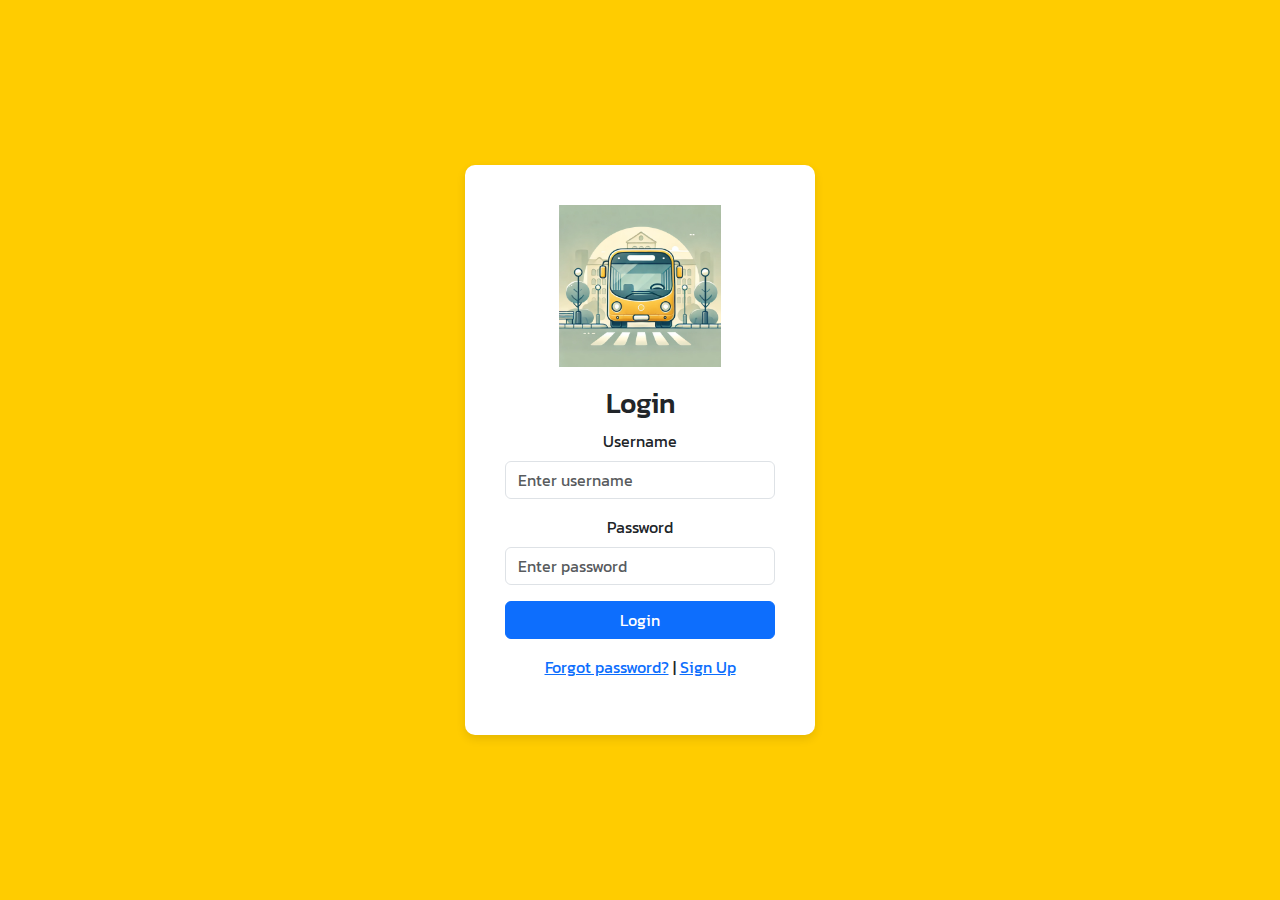
<file: index.html>
<!DOCTYPE html>
<html lang="th">
<head>
    <meta charset="UTF-8">
    <meta name="viewport" content="width=device-width, initial-scale=1.0">
    <title>Login - Campus Go</title>
    <link href="https://cdn.jsdelivr.net/npm/bootstrap@5.3.0-alpha1/dist/css/bootstrap.min.css" rel="stylesheet">
    <link href="https://fonts.googleapis.com/css2?family=Kanit&display=swap" rel="stylesheet">
    <style>
        body {
            font-family: 'Kanit', sans-serif;
            background-color: #ffcc00;
        }
        .login-container {
            width: 100%;
            height: 100vh;
            display: flex;
            justify-content: center;
            align-items: center;
        }
        .login-box {
            background-color: white;
            padding: 40px;
            border-radius: 10px;
            box-shadow: 0 4px 10px rgba(0, 0, 0, 0.1);
            width: 350px;
            text-align: center;
        }
        .logo {
            display: block;
            margin: 0 auto 20px;
            width: 60%;
        }
        .error-message {
            color: red;
            font-size: 0.9rem;
            text-align: center;
            margin-top: 10px;
        }
    </style>
</head>
<body>
    <div class="login-container">
        <div class="login-box">
            <img src="img/logo.png" alt="Campus Go Logo" class="logo">
            <h3 class="text-center">Login</h3>
            <form id="loginForm">
                <div class="mb-3">
                    <label for="username" class="form-label">Username</label>
                    <input type="text" class="form-control" id="username" placeholder="Enter username">
                </div>
                <div class="mb-3">
                    <label for="password" class="form-label">Password</label>
                    <input type="password" class="form-control" id="password" placeholder="Enter password">
                </div>
                <button type="submit" class="btn btn-primary w-100">Login</button>
                <div id="error-message" class="error-message"></div>
            </form>
            <p class="mt-3 text-center"><a href="#">Forgot password?</a> | <a href="#">Sign Up</a></p>
        </div>
    </div>
    
    <script>
        document.getElementById('loginForm').addEventListener('submit', function(e) {
            e.preventDefault();
            var username = document.getElementById('username').value;
            var password = document.getElementById('password').value;
            var errorMessage = document.getElementById('error-message');
            if (username && password) {
                window.location.href = 'homepage.html';
            } else {
                errorMessage.textContent = "Please enter both username and password!";
            }
        });
    </script>
</body>
</html>
</file>
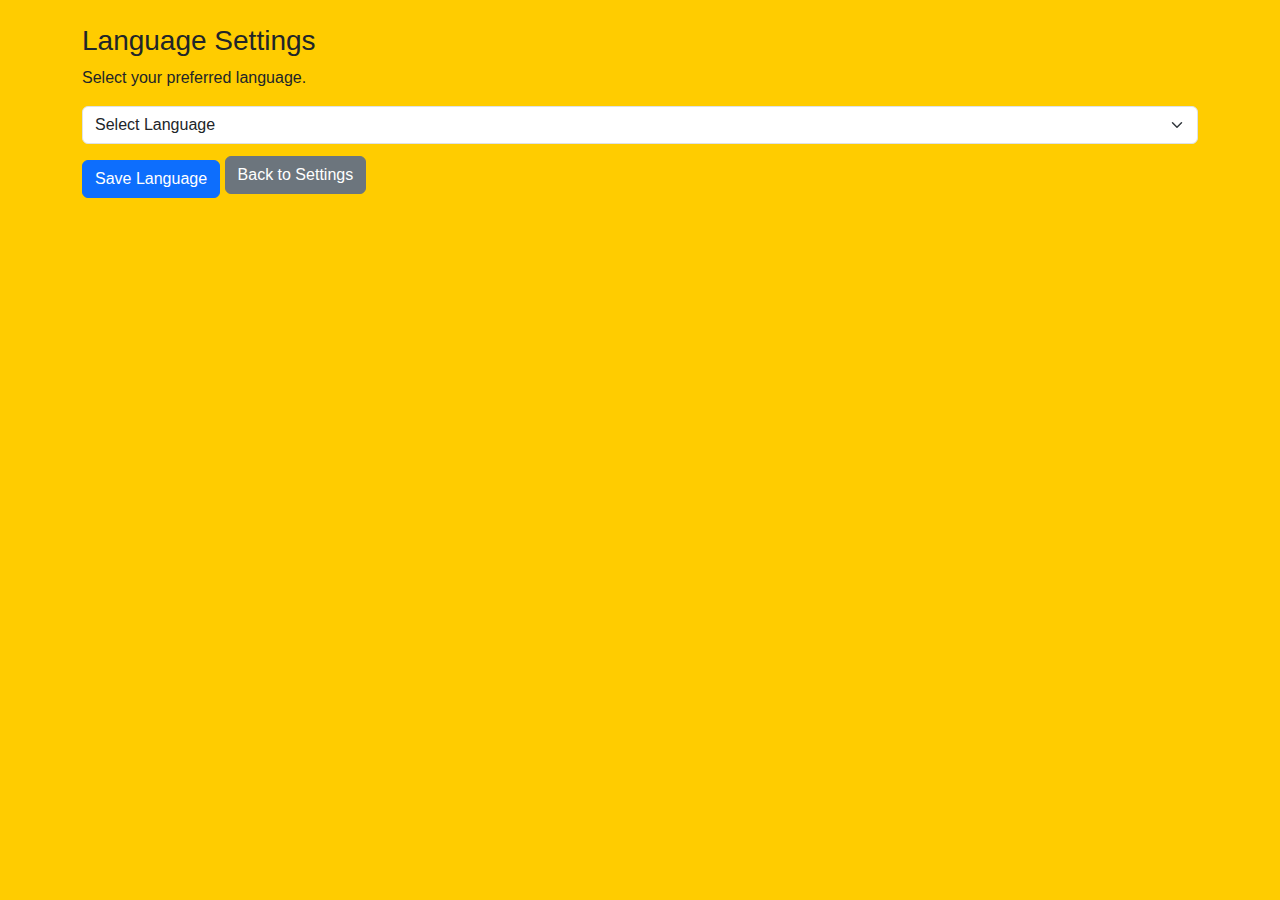
<file: language.html>
<!DOCTYPE html>
<html lang="th">
<head>
    <meta charset="UTF-8">
    <meta name="viewport" content="width=device-width, initial-scale=1.0">
    <title>Language Settings</title>
    <link href="https://cdn.jsdelivr.net/npm/bootstrap@5.3.0-alpha1/dist/css/bootstrap.min.css" rel="stylesheet">
    <style>
        body {
            font-family: 'Kanit', sans-serif;
            background-color: #ffcc00;
        }
    </style>
</head>
<body>
    <div class="container mt-4">
        <h3>Language Settings</h3>
        <p>Select your preferred language.</p>
        <select class="form-select" aria-label="Select Language">
            <option selected>Select Language</option>
            <option value="1">Thai</option>
            <option value="2">English</option>
        </select>
        <button class="btn btn-primary mt-3" onclick="window.location.href='setting.html'">Save Language</button>
        <button class="btn btn-secondary mt-2" onclick="window.location.href='setting.html'">Back to Settings</button>
    </div>
</body>
</html>
</file>
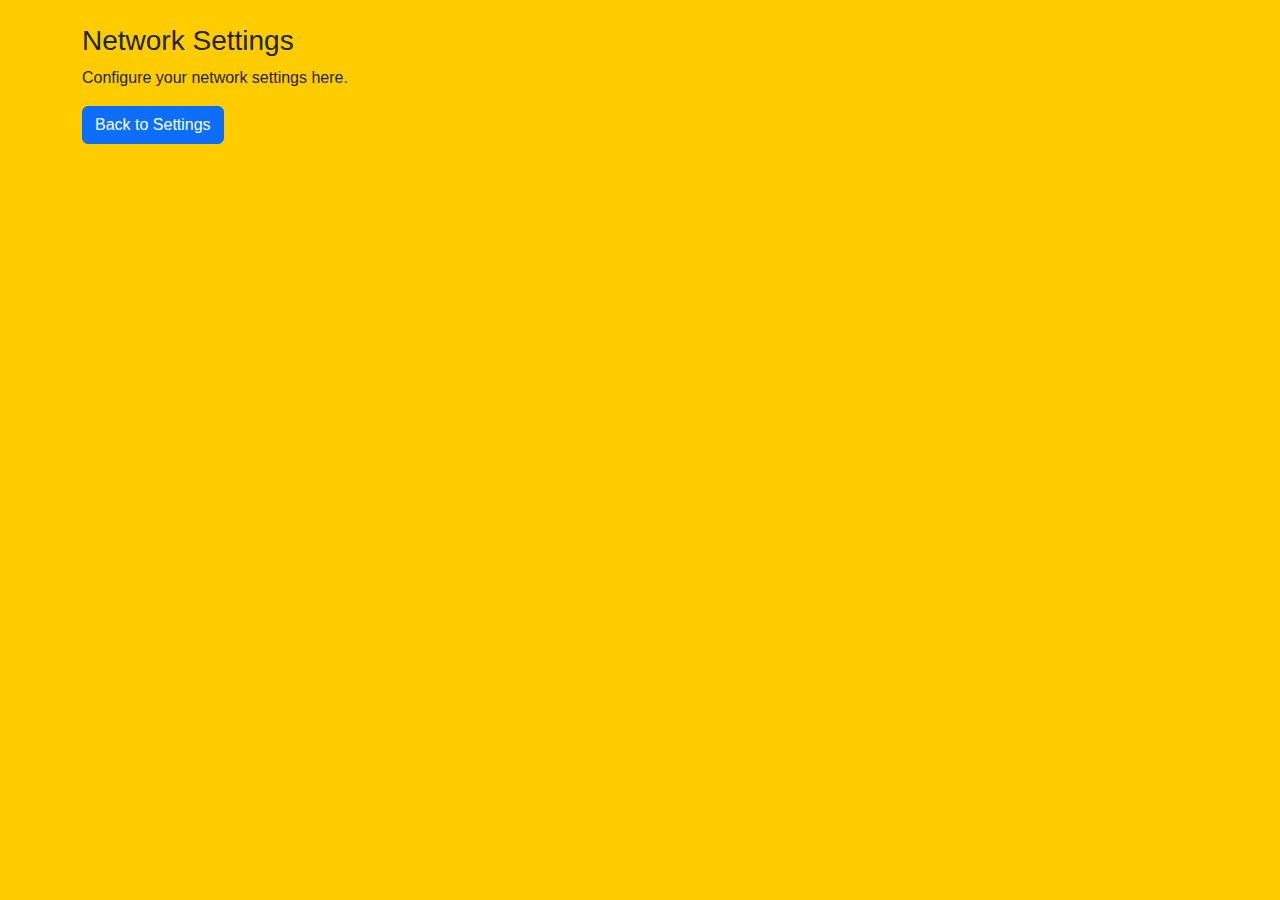
<file: network.html>
<!DOCTYPE html>
<html lang="th">
<head>
    <meta charset="UTF-8">
    <meta name="viewport" content="width=device-width, initial-scale=1.0">
    <title>Network Settings</title>
    <link href="https://cdn.jsdelivr.net/npm/bootstrap@5.3.0-alpha1/dist/css/bootstrap.min.css" rel="stylesheet">
    <style>
        body {
            font-family: 'Kanit', sans-serif;
            background-color: #ffcc00;
        }
    </style>
</head>
<body>
    <div class="container mt-4">
        <h3>Network Settings</h3>
        <p>Configure your network settings here.</p>
        <button class="btn btn-primary" onclick="window.location.href='setting.html'">Back to Settings</button>
    </div>
</body>
</html>
</file>
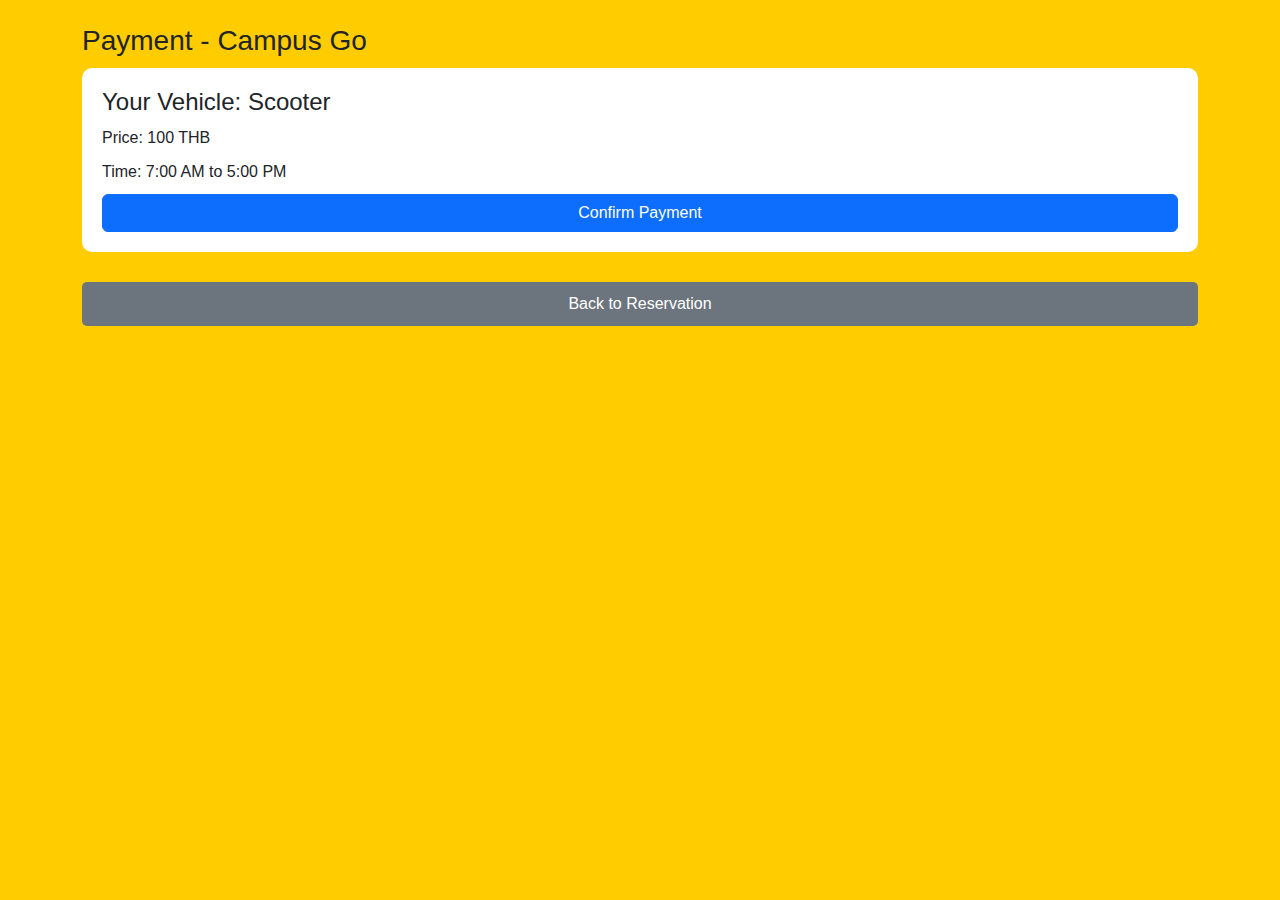
<file: payment.html>
<!DOCTYPE html>
<html lang="th">
<head>
    <meta charset="UTF-8">
    <meta name="viewport" content="width=device-width, initial-scale=1.0">
    <title>Payment - Campus Go</title>
    <link href="https://cdn.jsdelivr.net/npm/bootstrap@5.3.0-alpha1/dist/css/bootstrap.min.css" rel="stylesheet">
    <style>
        body {
            font-family: 'Kanit', sans-serif;
            background-color: #ffcc00;
        }
        .payment-card {
            background-color: white;
            padding: 20px;
            border-radius: 10px;
            margin: 10px 0;
        }
        .payment-card h5 {
            font-size: 1.5rem;
            margin-bottom: 10px;
        }
        .payment-card p {
            font-size: 1rem;
            margin-bottom: 10px;
        }
        .back-btn {
            background-color: #6c757d;
            color: white;
            border: none;
            width: 100%;
            padding: 10px;
            border-radius: 5px;
            margin-top: 20px;
        }
        .back-btn:hover {
            background-color: #5a6268;
        }
    </style>
</head>
<body>
    <div class="container mt-4">
        <h3>Payment - Campus Go</h3>

        <!-- แสดงข้อมูลยานพาหนะที่จอง -->
        <div class="payment-card">
            <h5>Your Vehicle: <span id="vehicle-name">Scooter</span></h5>
            <p>Price: 100 THB</p>
            <p>Time: 7:00 AM to 5:00 PM</p>
            
            <button class="btn btn-primary w-100">Confirm Payment</button>
        </div>

        <!-- ปุ่มย้อนกลับไปหน้า Reservation -->
        <button class="back-btn" onclick="window.location.href='reservation.html'">Back to Reservation</button>
    </div>

    <script>
        // ใช้ JavaScript เพื่อดึงค่าจาก URL และแสดงข้อมูลยานพาหนะที่เลือก
        const urlParams = new URLSearchParams(window.location.search);
        const vehicle = urlParams.get('vehicle');

        if (vehicle) {
            document.getElementById('vehicle-name').textContent = vehicle.charAt(0).toUpperCase() + vehicle.slice(1);
        }
    </script>
</body>
</html>
</file>
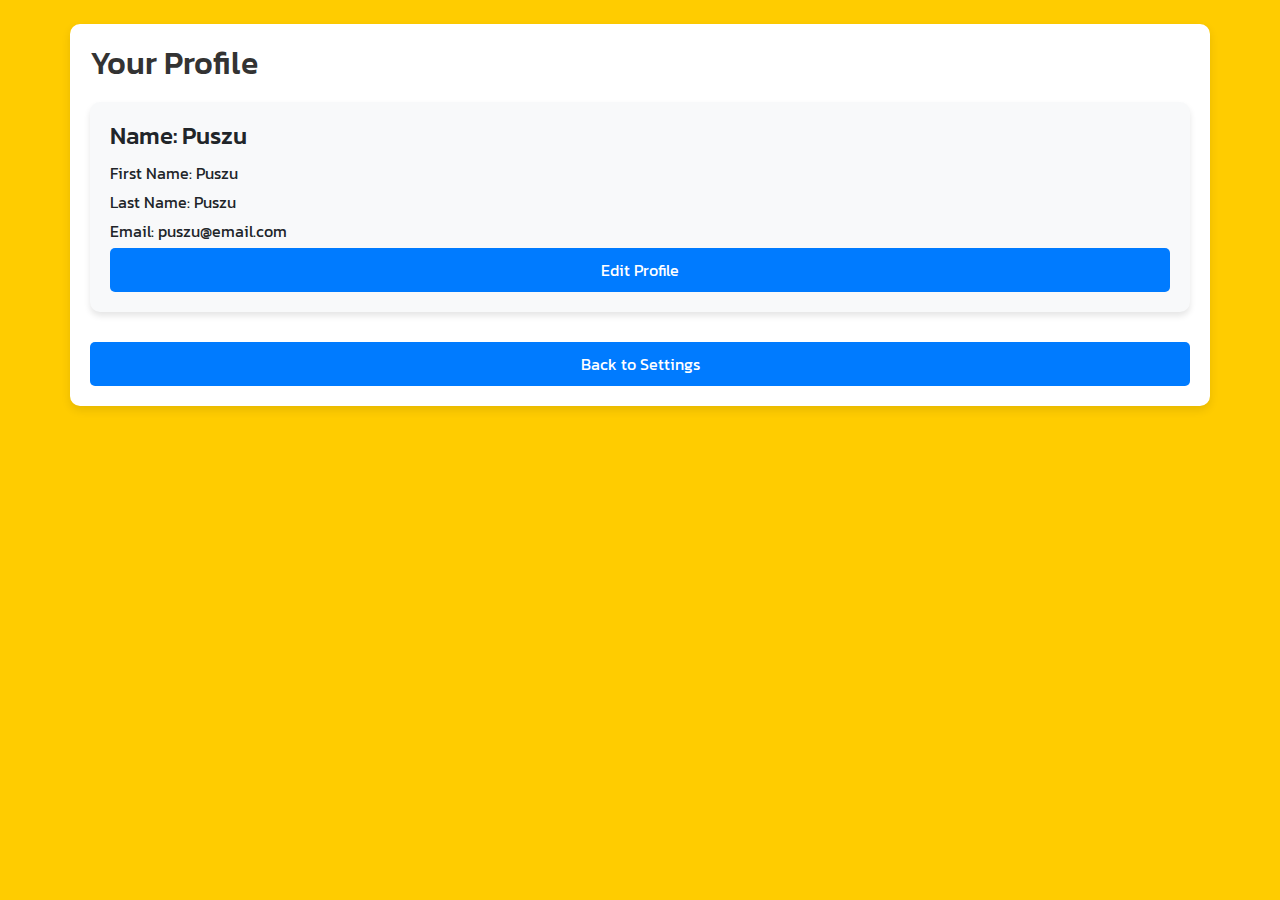
<file: profile.html>
<!DOCTYPE html>
<html lang="th">
<head>
    <meta charset="UTF-8">
    <meta name="viewport" content="width=device-width, initial-scale=1.0">
    <title>Profile - Campus Go</title>
    <link href="https://cdn.jsdelivr.net/npm/bootstrap@5.3.0-alpha1/dist/css/bootstrap.min.css" rel="stylesheet">
    <link href="https://fonts.googleapis.com/css2?family=Kanit&display=swap" rel="stylesheet">
    <style>
        body {
            font-family: 'Kanit', sans-serif;
            background-color: #ffcc00; /* สีพื้นหลังที่เหมือนหน้า Homepage */
        }
        .container {
            background-color: white;
            padding: 20px;
            border-radius: 10px;
            box-shadow: 0 4px 10px rgba(0, 0, 0, 0.1);
        }
        .profile-header {
            font-size: 2rem;
            margin-bottom: 20px;
            color: #333;
        }
        .profile-card {
            background-color: #f8f9fa;
            padding: 20px;
            border-radius: 10px;
            margin: 10px 0;
            box-shadow: 0 4px 6px rgba(0, 0, 0, 0.1);
        }
        .profile-card h5 {
            font-size: 1.5rem;
            margin-bottom: 10px;
        }
        .profile-card p {
            font-size: 1rem;
            margin-bottom: 5px;
        }
        .btn-primary {
            background-color: #007bff;
            border: none;
            width: 100%;
            padding: 10px;
            border-radius: 5px;
        }
        .btn-primary:hover {
            background-color: #0056b3;
        }
        .back-btn {
            background-color: #007bff;
            color: white;
            border: none;
            width: 100%;
            padding: 10px;
            border-radius: 5px;
            margin-top: 20px;
        }
        .back-btn:hover {
            background-color: #0056b3;
        }
    </style>
</head>
<body>
    <div class="container mt-4">
        <!-- หัวข้อหน้าโปรไฟล์ -->
        <h3 class="profile-header">Your Profile</h3>
        
        <!-- ข้อมูลโปรไฟล์ -->
        <div class="profile-card">
            <h5>Name: Puszu</h5>
            <p>First Name: Puszu</p>
            <p>Last Name: Puszu</p>
            <p>Email: puszu@email.com</p>
            <button class="btn btn-primary" onclick="window.location.href='edit-profile.html'">Edit Profile</button>
        </div>

        <!-- ปุ่มย้อนกลับไปที่หน้า Settings -->
        <button class="back-btn" onclick="window.location.href='setting.html'">Back to Settings</button>
    </div>

    <!-- รวมสคริปต์ Bootstrap -->
    <script src="https://cdn.jsdelivr.net/npm/bootstrap@5.3.0-alpha1/dist/js/bootstrap.bundle.min.js"></script>
</body>
</html>
</file>
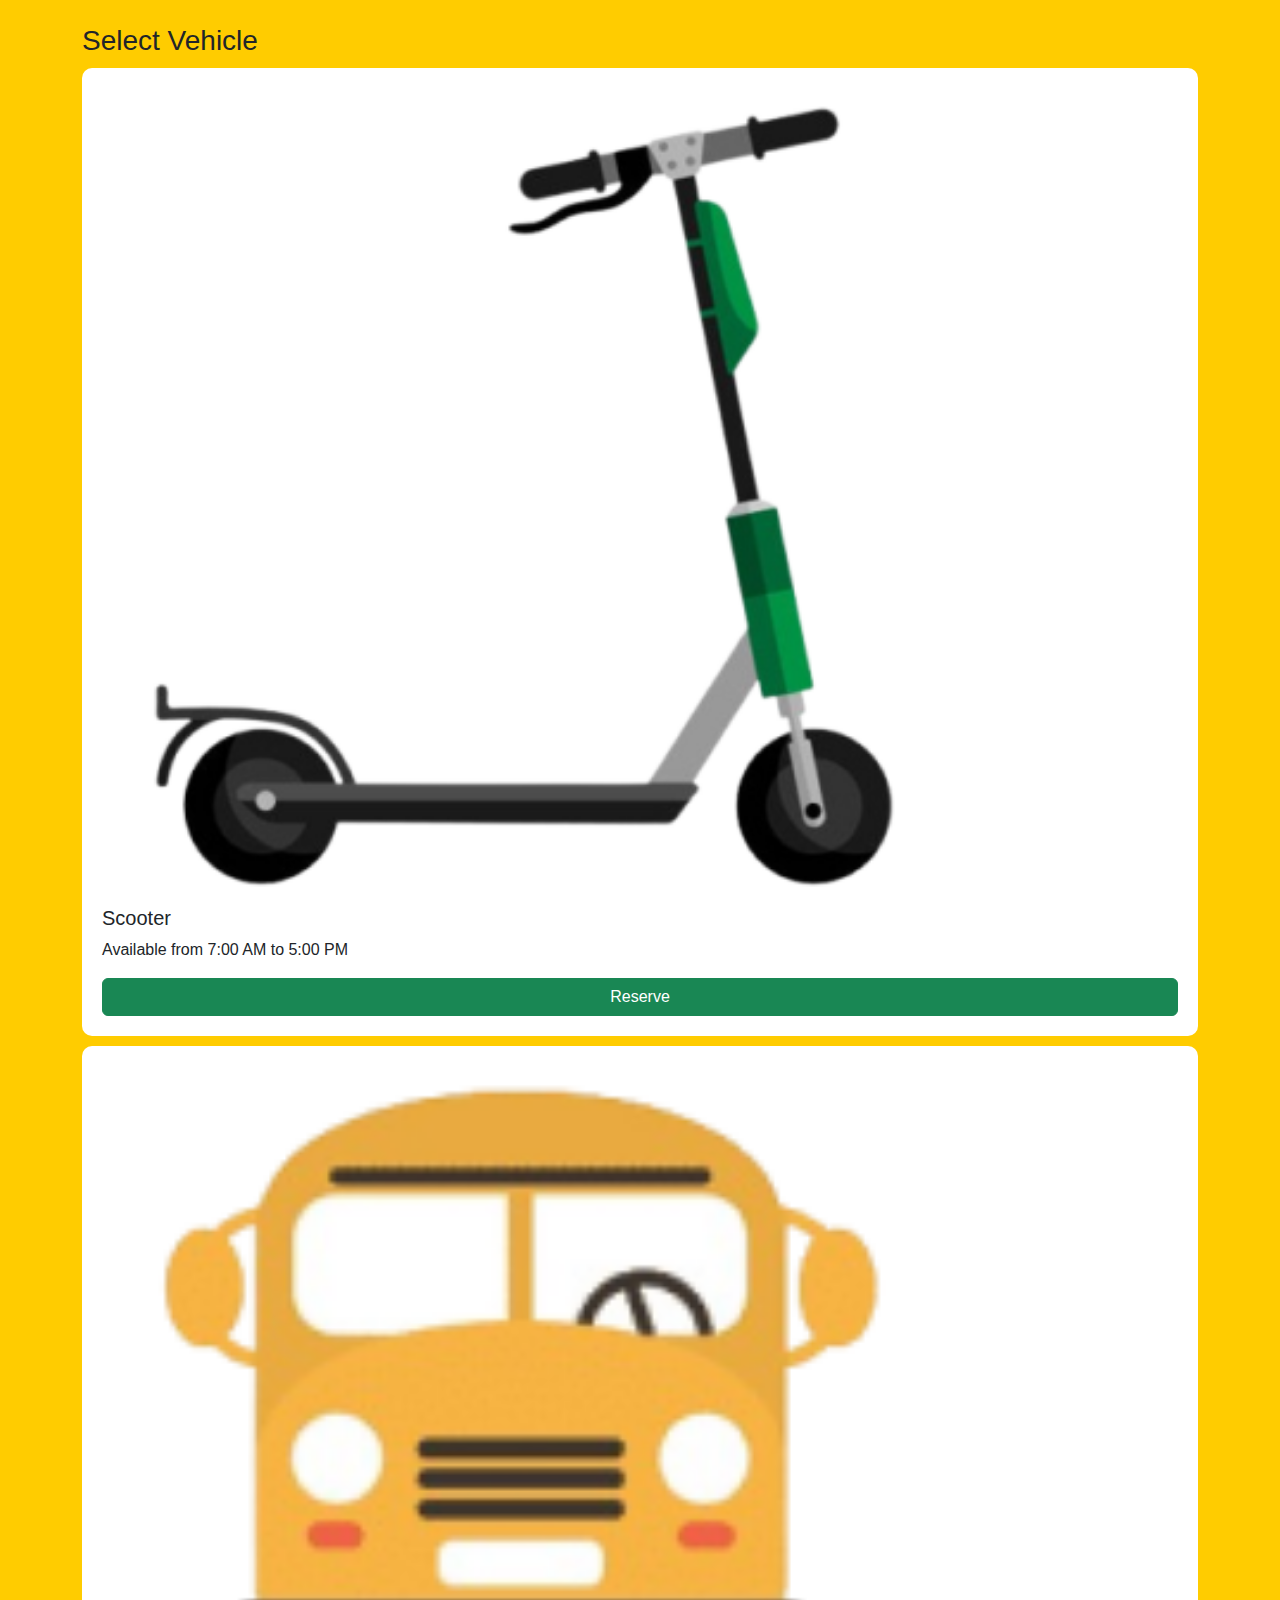
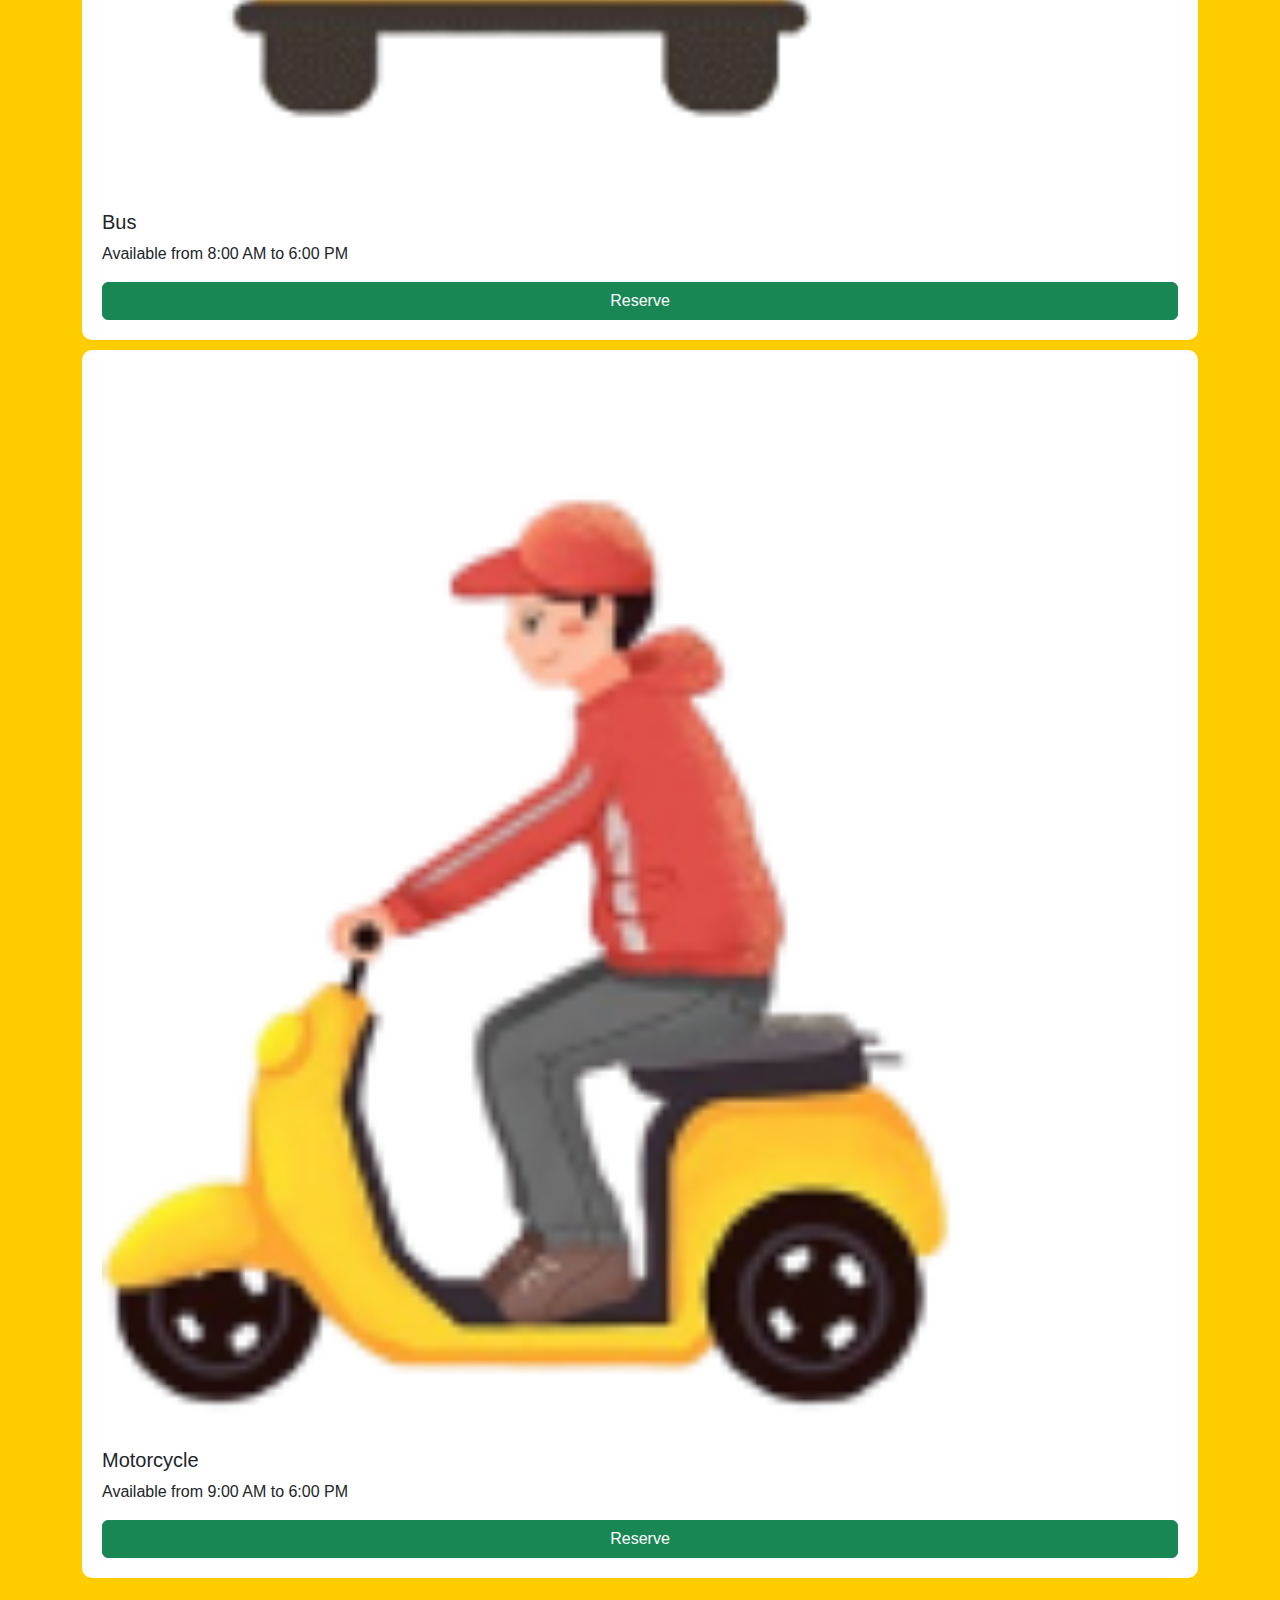
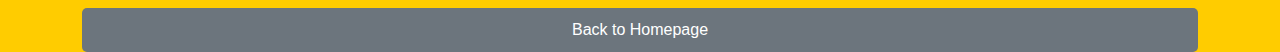
<file: reservation.html>
<!DOCTYPE html>
<html lang="th">
<head>
    <meta charset="UTF-8">
    <meta name="viewport" content="width=device-width, initial-scale=1.0">
    <title>Reservation - Campus Go</title>
    <link href="https://cdn.jsdelivr.net/npm/bootstrap@5.3.0-alpha1/dist/css/bootstrap.min.css" rel="stylesheet">
    <style>
        body {
            font-family: 'Kanit', sans-serif;
            background-color: #ffcc00;
        }
        .vehicle-card {
            background-color: white;
            padding: 20px;
            border-radius: 10px;
            margin: 10px 0;
        }
        .vehicle-image {
            width: 80%; /* กำหนดขนาดของภาพให้เล็กลง (80% ของขนาดที่เป็นต้นฉบับ) */
            height: auto; /* ให้ความสูงปรับอัตโนมัติเพื่อรักษาสัดส่วน */
            border-radius: 5px;
            margin-bottom: 15px; /* เพิ่มช่องว่างด้านล่างของภาพ */
        }
        .btn-success {
            width: 100%;
        }
        .back-btn {
            background-color: #6c757d;
            color: white;
            border: none;
            width: 100%;
            padding: 10px;
            border-radius: 5px;
            margin-top: 20px;
        }
        .back-btn:hover {
            background-color: #5a6268;
        }
    </style>
</head>
<body>
    <div class="container mt-4">
        <h3>Select Vehicle</h3>
        <!-- สกูตเตอร์ -->
        <div class="vehicle-card">
            <img src="img/Scooter.png" alt="Scooter" class="vehicle-image">
            <h5>Scooter</h5>
            <p>Available from 7:00 AM to 5:00 PM</p>
            <a href="payment.html?vehicle=scooter" class="btn btn-success">Reserve</a>
        </div>
        <!-- รถบัส -->
        <div class="vehicle-card">
            <img src="img/Bus.png" alt="Bus" class="vehicle-image">
            <h5>Bus</h5>
            <p>Available from 8:00 AM to 6:00 PM</p>
            <a href="payment.html?vehicle=bus" class="btn btn-success">Reserve</a>
        </div>
        <!-- จักรยานยนต์ -->
        <div class="vehicle-card">
            <img src="img/Motocycle.png" alt="Motorcycle" class="vehicle-image">
            <h5>Motorcycle</h5>
            <p>Available from 9:00 AM to 6:00 PM</p>
            <a href="payment.html?vehicle=motorcycle" class="btn btn-success">Reserve</a>
        </div>

        <!-- ปุ่มย้อนกลับไปหน้า Homepage -->
        <button class="back-btn" onclick="window.location.href='homepage.html'">Back to Homepage</button>
    </div>
</body>
</html>
</file>
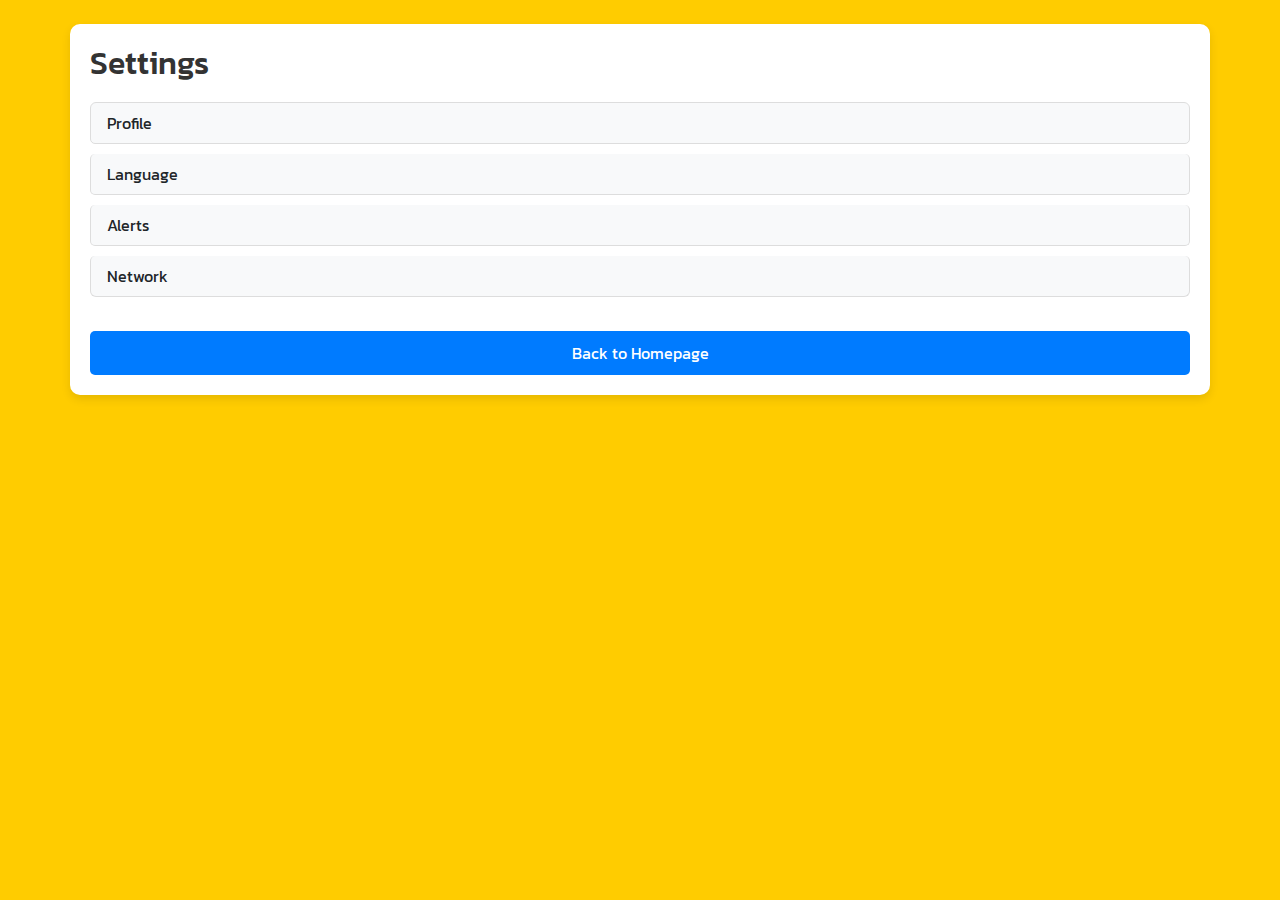
<file: setting.html>
<!DOCTYPE html>
<html lang="th">
<head>
    <meta charset="UTF-8">
    <meta name="viewport" content="width=device-width, initial-scale=1.0">
    <title>Settings - Campus Go</title>
    <link href="https://cdn.jsdelivr.net/npm/bootstrap@5.3.0-alpha1/dist/css/bootstrap.min.css" rel="stylesheet">
    <link href="https://fonts.googleapis.com/css2?family=Kanit&display=swap" rel="stylesheet">
    <style>
        body {
            font-family: 'Kanit', sans-serif;
            background-color: #ffcc00; /* ใช้สีที่เข้ากับหน้า Homepage */
        }
        .container {
            background-color: white;
            padding: 20px;
            border-radius: 10px;
            box-shadow: 0 4px 10px rgba(0, 0, 0, 0.1);
        }
        .settings-header {
            font-size: 2rem;
            margin-bottom: 20px;
            color: #333;
        }
        .list-group-item {
            background-color: #f8f9fa;
            border: 1px solid #ddd;
            border-radius: 5px;
            margin-bottom: 10px;
        }
        .list-group-item:hover {
            background-color: #e9ecef;
            cursor: pointer;
        }
        .back-btn {
            background-color: #007bff;
            color: white;
            border: none;
            width: 100%;
            padding: 10px;
            border-radius: 5px;
        }
        .back-btn:hover {
            background-color: #0056b3;
        }
    </style>
</head>
<body>
    <div class="container mt-4">
        <!-- หัวข้อหน้า Settings -->
        <h3 class="settings-header">Settings</h3>
        
        <!-- รายการ Settings -->
        <ul class="list-group">
            <li class="list-group-item" onclick="window.location.href='profile.html'">Profile</li>
            <li class="list-group-item" onclick="window.location.href='language.html'">Language</li>
            <li class="list-group-item" onclick="window.location.href='alerts.html'">Alerts</li>
            <li class="list-group-item" onclick="window.location.href='network.html'">Network</li>
        </ul>

        <!-- ปุ่มย้อนกลับไปที่หน้า Homepage -->
        <div class="mt-4">
            <button class="back-btn" onclick="window.location.href='homepage.html'">Back to Homepage</button>
        </div>
    </div>

    <!-- รวมสคริปต์ Bootstrap -->
    <script src="https://cdn.jsdelivr.net/npm/bootstrap@5.3.0-alpha1/dist/js/bootstrap.bundle.min.js"></script>
</body>
</html>
</file>
